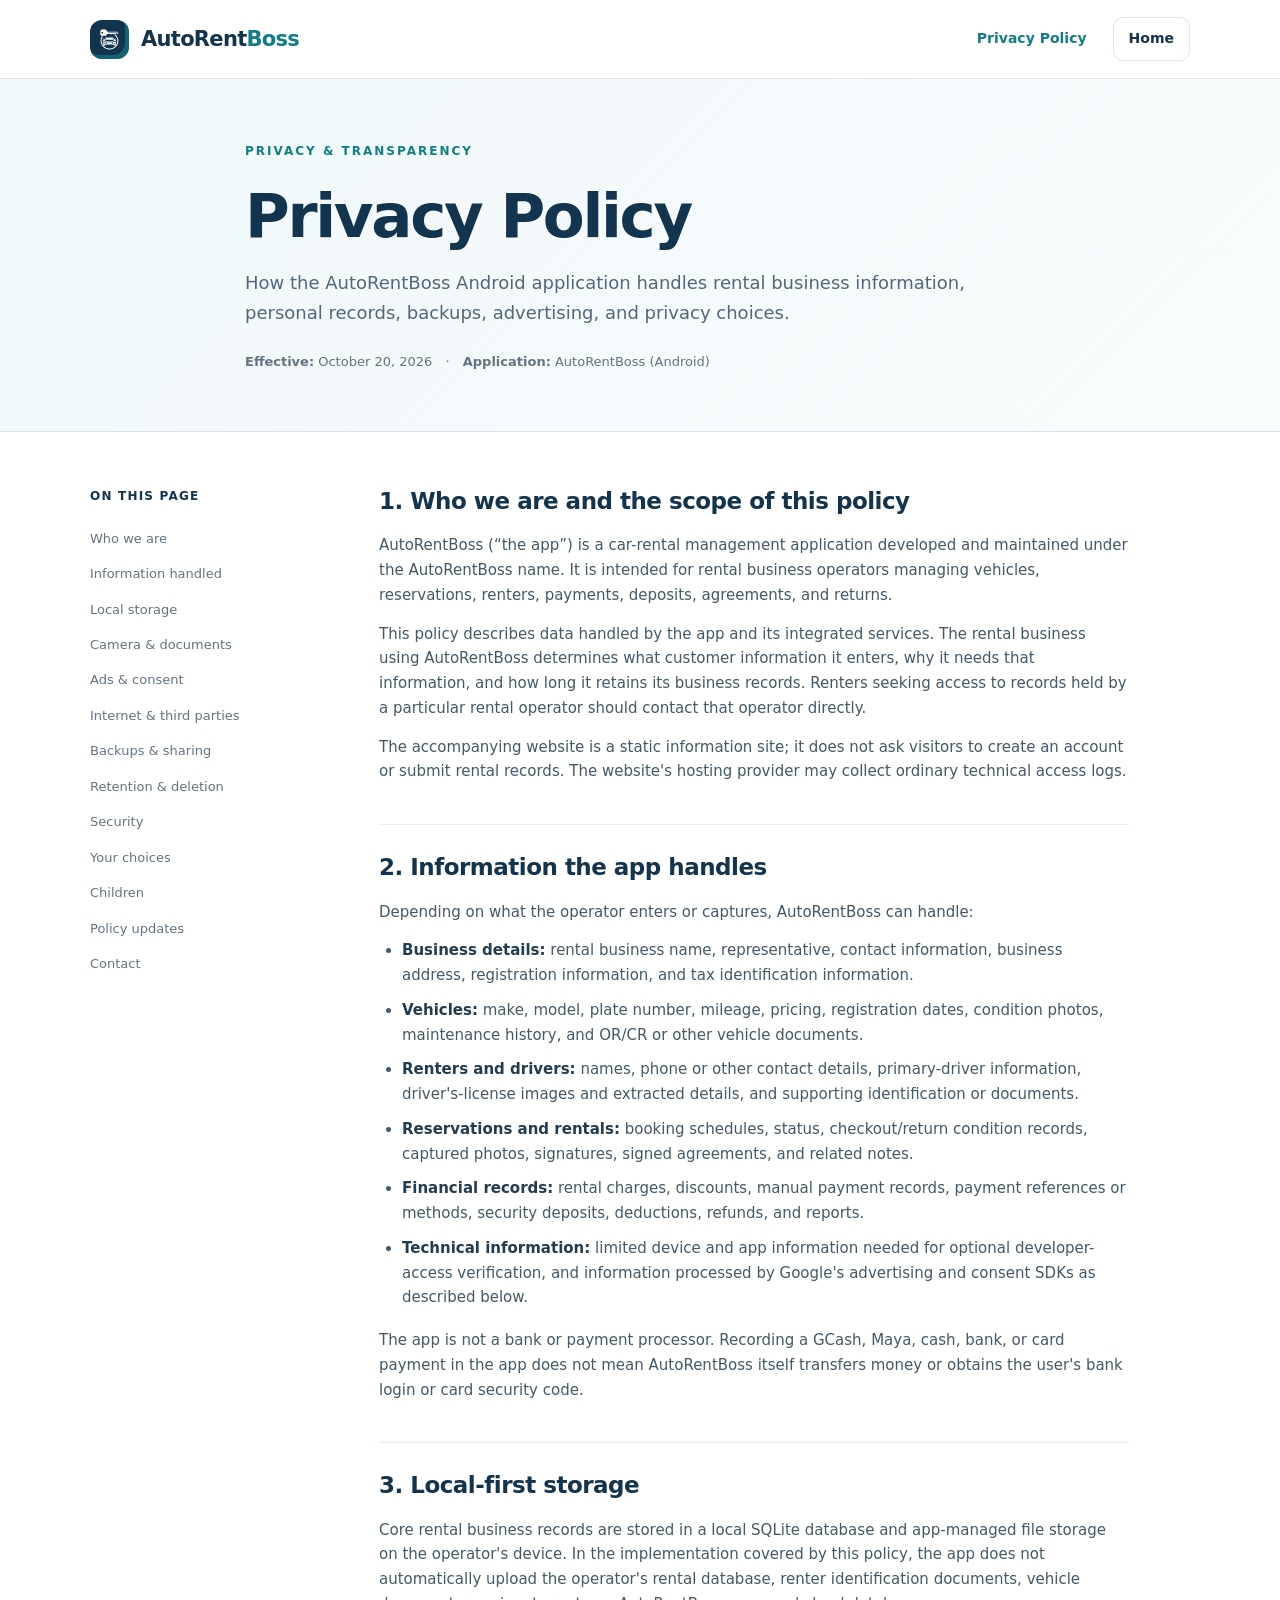
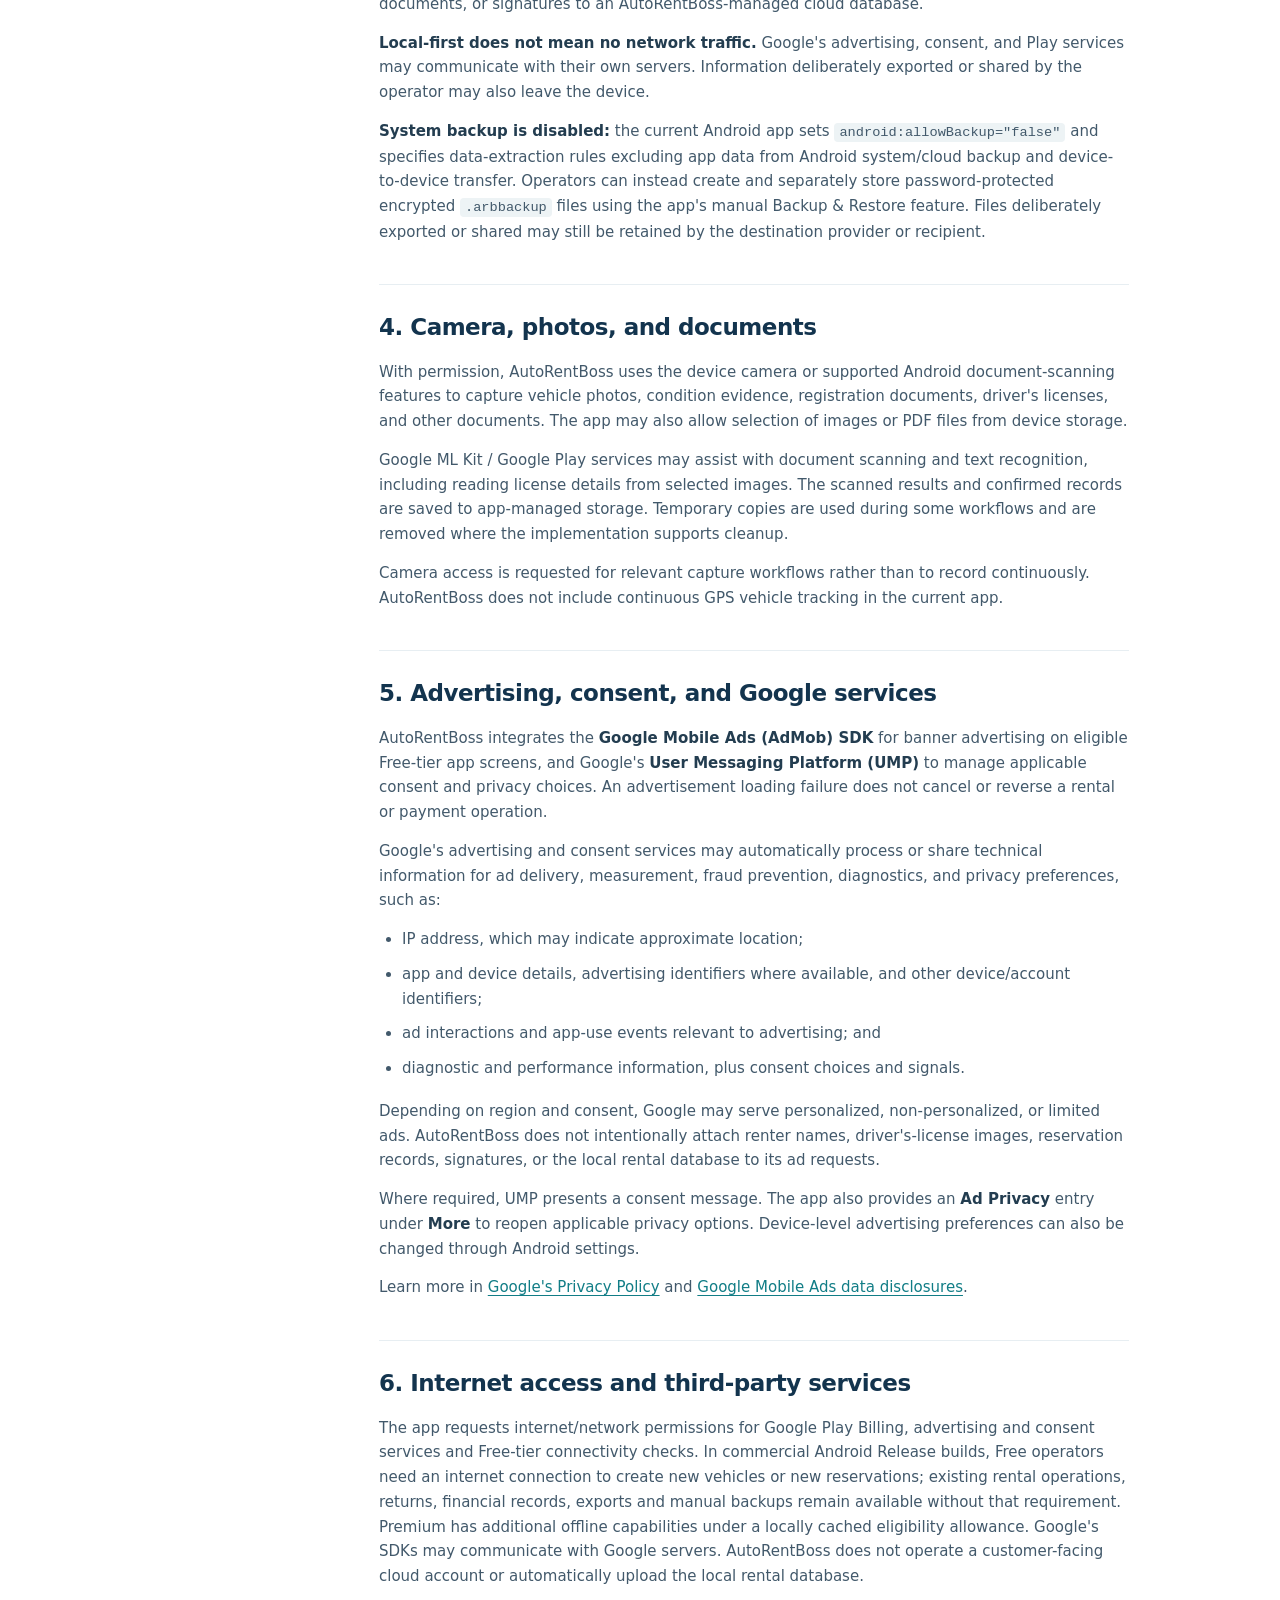
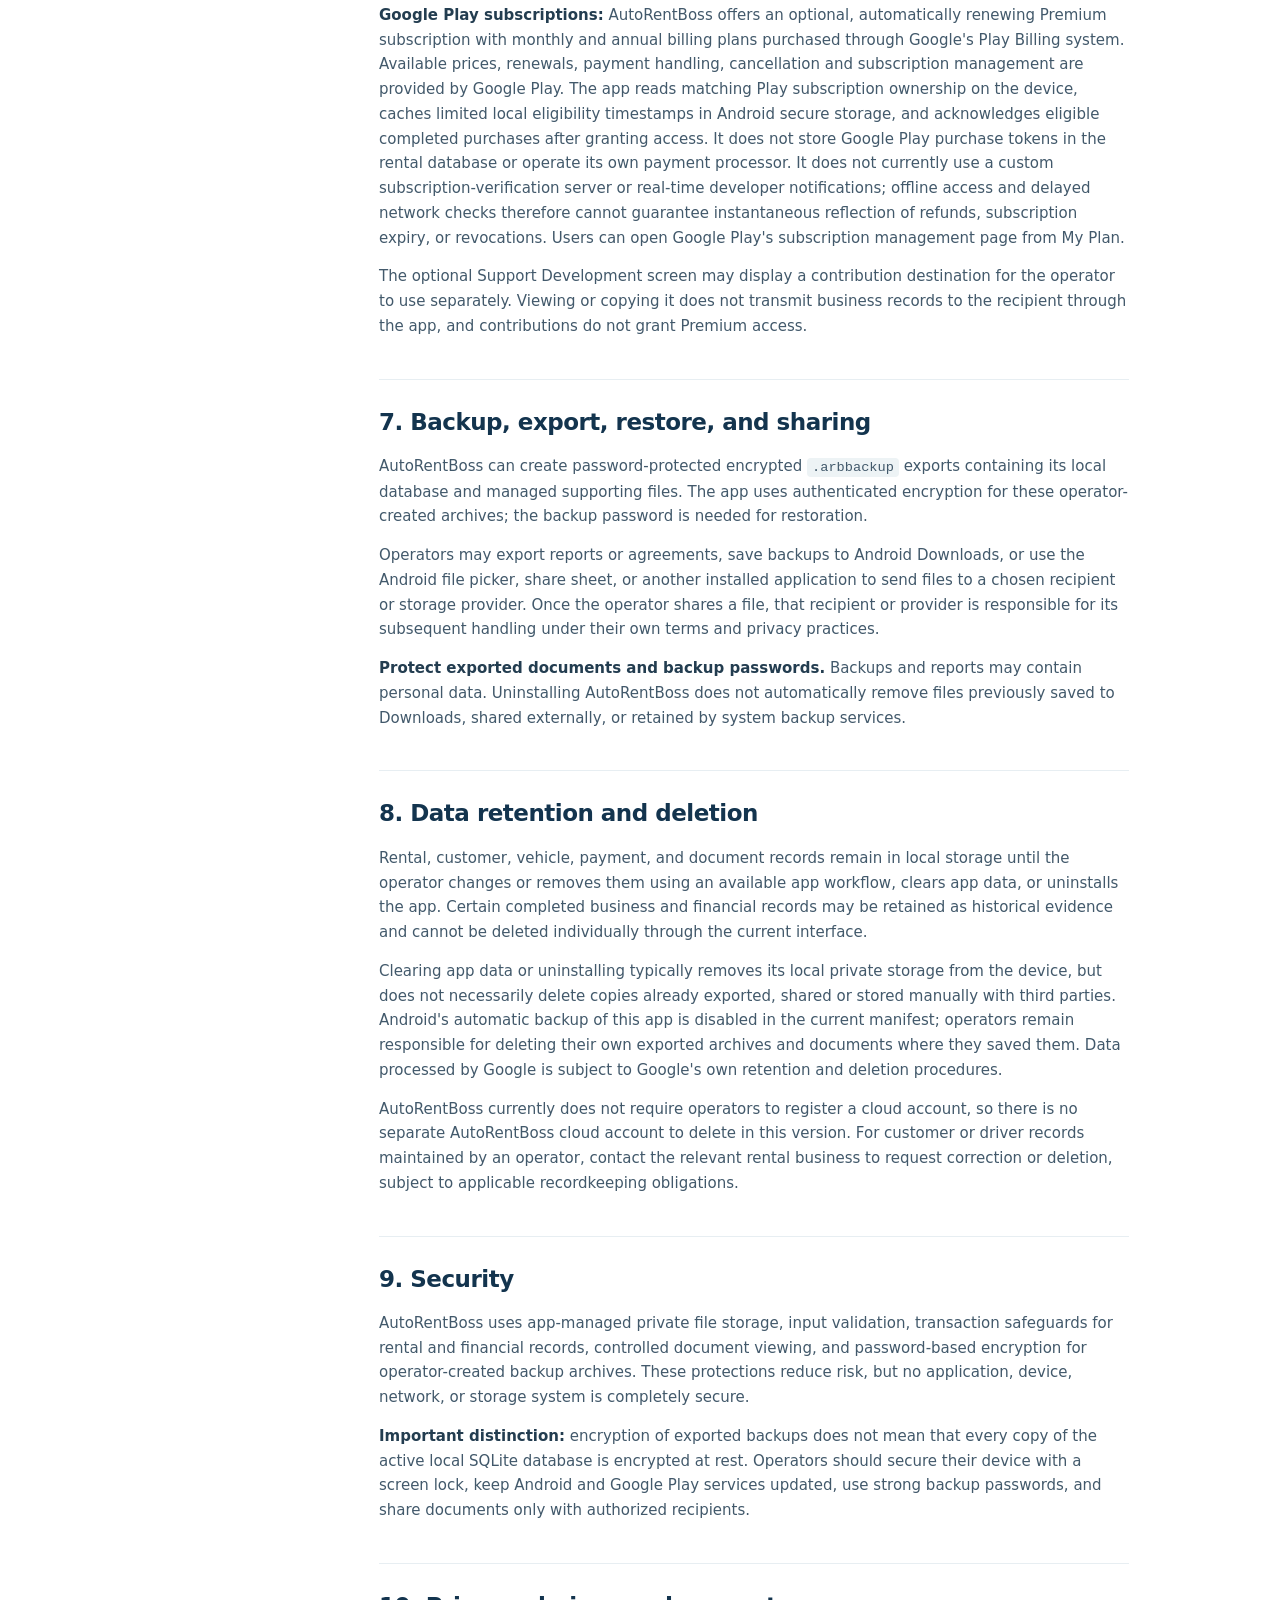
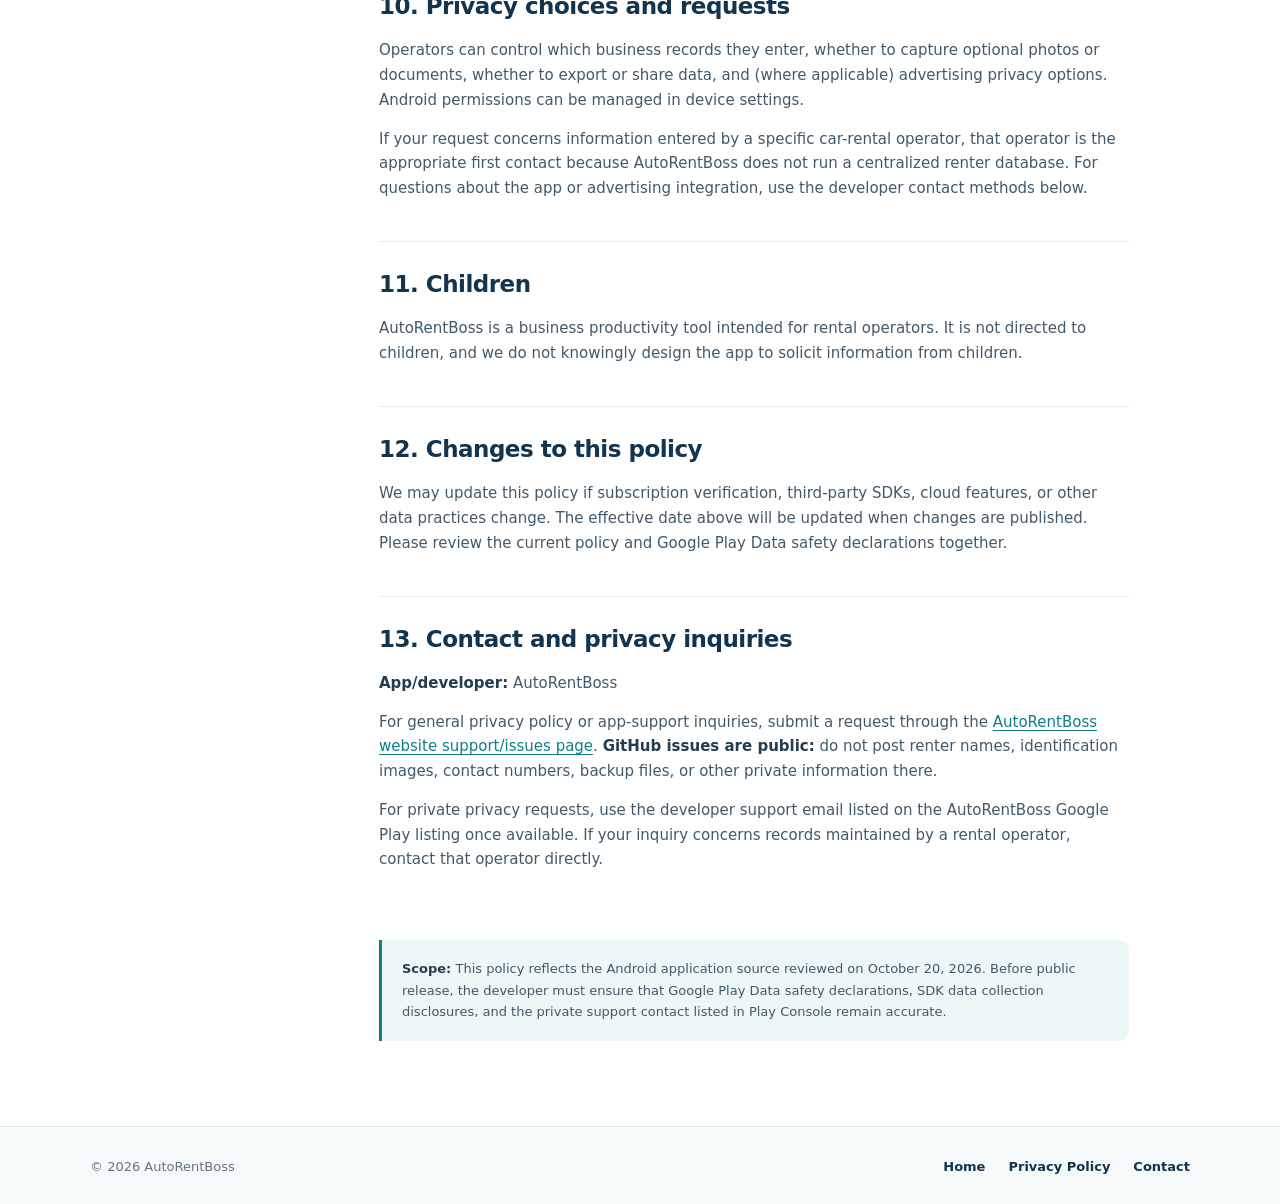
<file: privacy.html>
<!doctype html>
<html lang="en">
<head>
  <meta charset="utf-8">
  <meta name="viewport" content="width=device-width, initial-scale=1">
  <meta name="color-scheme" content="light">
  <meta name="theme-color" content="#12324b">
  <meta name="description" content="AutoRentBoss Privacy Policy — local rental records, personal data, documents, Google AdMob, encrypted backups, retention, and privacy inquiries.">
  <title>Privacy Policy — AutoRentBoss</title>
  <link rel="stylesheet" href="./styles.css">
</head>
<body>
  <a class="skip-link" href="#main">Skip to content</a>
  <header class="site-header">
    <div class="container header-inner">
      <a class="wordmark" href="./index.html" aria-label="AutoRentBoss home"><span class="brand-mark" aria-hidden="true"><img src="./assets/mark.svg" alt="" width="31" height="31"></span><span>AutoRent<span class="wordmark-accent">Boss</span></span></a>
      <nav aria-label="Main navigation"><a class="nav-link active" href="./privacy.html" aria-current="page">Privacy Policy</a><a class="nav-link nav-link-outline" href="./index.html">Home</a></nav>
    </div>
  </header>
  <main id="main">
    <section class="policy-hero"><div class="container narrow">
      <p class="eyebrow">Privacy &amp; transparency</p>
      <h1>Privacy Policy</h1>
      <p class="policy-lead">How the AutoRentBoss Android application handles rental business information, personal records, backups, advertising, and privacy choices.</p>
      <p class="policy-date"><strong>Effective:</strong> October 20, 2026 <span aria-hidden="true">·</span> <strong>Application:</strong> AutoRentBoss (Android)</p>
    </div></section>
    <div class="container policy-layout">
      <nav class="policy-toc" aria-label="Privacy policy sections">
        <p>On this page</p>
        <a href="#who">Who we are</a>
        <a href="#data">Information handled</a>
        <a href="#local">Local storage</a>
        <a href="#camera">Camera &amp; documents</a>
        <a href="#ads">Ads &amp; consent</a>
        <a href="#network">Internet &amp; third parties</a>
        <a href="#backups">Backups &amp; sharing</a>
        <a href="#retention">Retention &amp; deletion</a>
        <a href="#security">Security</a>
        <a href="#rights">Your choices</a>
        <a href="#children">Children</a>
        <a href="#updates">Policy updates</a>
        <a href="#contact">Contact</a>
      </nav>
      <article class="policy-content">
        <section id="who">
          <h2>1. Who we are and the scope of this policy</h2>
          <p>AutoRentBoss (“the app”) is a car-rental management application developed and maintained under the AutoRentBoss name. It is intended for rental business operators managing vehicles, reservations, renters, payments, deposits, agreements, and returns.</p>
          <p>This policy describes data handled by the app and its integrated services. The rental business using AutoRentBoss determines what customer information it enters, why it needs that information, and how long it retains its business records. Renters seeking access to records held by a particular rental operator should contact that operator directly.</p>
          <p>The accompanying website is a static information site; it does not ask visitors to create an account or submit rental records. The website's hosting provider may collect ordinary technical access logs.</p>
        </section>
        <section id="data">
          <h2>2. Information the app handles</h2>
          <p>Depending on what the operator enters or captures, AutoRentBoss can handle:</p>
          <ul>
            <li><strong>Business details:</strong> rental business name, representative, contact information, business address, registration information, and tax identification information.</li>
            <li><strong>Vehicles:</strong> make, model, plate number, mileage, pricing, registration dates, condition photos, maintenance history, and OR/CR or other vehicle documents.</li>
            <li><strong>Renters and drivers:</strong> names, phone or other contact details, primary-driver information, driver's-license images and extracted details, and supporting identification or documents.</li>
            <li><strong>Reservations and rentals:</strong> booking schedules, status, checkout/return condition records, captured photos, signatures, signed agreements, and related notes.</li>
            <li><strong>Financial records:</strong> rental charges, discounts, manual payment records, payment references or methods, security deposits, deductions, refunds, and reports.</li>
            <li><strong>Technical information:</strong> limited device and app information needed for optional developer-access verification, and information processed by Google's advertising and consent SDKs as described below.</li>
          </ul>
          <p>The app is not a bank or payment processor. Recording a GCash, Maya, cash, bank, or card payment in the app does not mean AutoRentBoss itself transfers money or obtains the user's bank login or card security code.</p>
        </section>
        <section id="local">
          <h2>3. Local-first storage</h2>
          <p>Core rental business records are stored in a local SQLite database and app-managed file storage on the operator's device. In the implementation covered by this policy, the app does not automatically upload the operator's rental database, renter identification documents, vehicle documents, or signatures to an AutoRentBoss-managed cloud database.</p>
          <p><strong>Local-first does not mean no network traffic.</strong> Google's advertising, consent, and Play services may communicate with their own servers. Information deliberately exported or shared by the operator may also leave the device.</p>
          <p><strong>System backup is disabled:</strong> the current Android app sets <code>android:allowBackup="false"</code> and specifies data-extraction rules excluding app data from Android system/cloud backup and device-to-device transfer. Operators can instead create and separately store password-protected encrypted <code>.arbbackup</code> files using the app's manual Backup &amp; Restore feature. Files deliberately exported or shared may still be retained by the destination provider or recipient.</p>
        </section>
        <section id="camera">
          <h2>4. Camera, photos, and documents</h2>
          <p>With permission, AutoRentBoss uses the device camera or supported Android document-scanning features to capture vehicle photos, condition evidence, registration documents, driver's licenses, and other documents. The app may also allow selection of images or PDF files from device storage.</p>
          <p>Google ML Kit / Google Play services may assist with document scanning and text recognition, including reading license details from selected images. The scanned results and confirmed records are saved to app-managed storage. Temporary copies are used during some workflows and are removed where the implementation supports cleanup.</p>
          <p>Camera access is requested for relevant capture workflows rather than to record continuously. AutoRentBoss does not include continuous GPS vehicle tracking in the current app.</p>
        </section>
        <section id="ads">
          <h2>5. Advertising, consent, and Google services</h2>
          <p>AutoRentBoss integrates the <strong>Google Mobile Ads (AdMob) SDK</strong> for banner advertising on eligible Free-tier app screens, and Google's <strong>User Messaging Platform (UMP)</strong> to manage applicable consent and privacy choices. An advertisement loading failure does not cancel or reverse a rental or payment operation.</p>
          <p>Google's advertising and consent services may automatically process or share technical information for ad delivery, measurement, fraud prevention, diagnostics, and privacy preferences, such as:</p>
          <ul>
            <li>IP address, which may indicate approximate location;</li>
            <li>app and device details, advertising identifiers where available, and other device/account identifiers;</li>
            <li>ad interactions and app-use events relevant to advertising; and</li>
            <li>diagnostic and performance information, plus consent choices and signals.</li>
          </ul>
          <p>Depending on region and consent, Google may serve personalized, non-personalized, or limited ads. AutoRentBoss does not intentionally attach renter names, driver's-license images, reservation records, signatures, or the local rental database to its ad requests.</p>
          <p>Where required, UMP presents a consent message. The app also provides an <strong>Ad Privacy</strong> entry under <strong>More</strong> to reopen applicable privacy options. Device-level advertising preferences can also be changed through Android settings.</p>
          <p>Learn more in <a href="https://policies.google.com/privacy" rel="noopener noreferrer">Google's Privacy Policy</a> and <a href="https://developers.google.com/admob/android/privacy/play-data-disclosure" rel="noopener noreferrer">Google Mobile Ads data disclosures</a>.</p>
        </section>
        <section id="network">
          <h2>6. Internet access and third-party services</h2>
          <p>The app requests internet/network permissions for Google Play Billing, advertising and consent services and Free-tier connectivity checks. In commercial Android Release builds, Free operators need an internet connection to create new vehicles or new reservations; existing rental operations, returns, financial records, exports and manual backups remain available without that requirement. Premium has additional offline capabilities under a locally cached eligibility allowance. Google's SDKs may communicate with Google servers. AutoRentBoss does not operate a customer-facing cloud account or automatically upload the local rental database.</p>
          <p><strong>Google Play subscriptions:</strong> AutoRentBoss offers an optional, automatically renewing Premium subscription with monthly and annual billing plans purchased through Google's Play Billing system. Available prices, renewals, payment handling, cancellation and subscription management are provided by Google Play. The app reads matching Play subscription ownership on the device, caches limited local eligibility timestamps in Android secure storage, and acknowledges eligible completed purchases after granting access. It does not store Google Play purchase tokens in the rental database or operate its own payment processor. It does not currently use a custom subscription-verification server or real-time developer notifications; offline access and delayed network checks therefore cannot guarantee instantaneous reflection of refunds, subscription expiry, or revocations. Users can open Google Play's subscription management page from My Plan.</p>
          <p>The optional Support Development screen may display a contribution destination for the operator to use separately. Viewing or copying it does not transmit business records to the recipient through the app, and contributions do not grant Premium access.</p>
        </section>
        <section id="backups">
          <h2>7. Backup, export, restore, and sharing</h2>
          <p>AutoRentBoss can create password-protected encrypted <code>.arbbackup</code> exports containing its local database and managed supporting files. The app uses authenticated encryption for these operator-created archives; the backup password is needed for restoration.</p>
          <p>Operators may export reports or agreements, save backups to Android Downloads, or use the Android file picker, share sheet, or another installed application to send files to a chosen recipient or storage provider. Once the operator shares a file, that recipient or provider is responsible for its subsequent handling under their own terms and privacy practices.</p>
          <p><strong>Protect exported documents and backup passwords.</strong> Backups and reports may contain personal data. Uninstalling AutoRentBoss does not automatically remove files previously saved to Downloads, shared externally, or retained by system backup services.</p>
        </section>
        <section id="retention">
          <h2>8. Data retention and deletion</h2>
          <p>Rental, customer, vehicle, payment, and document records remain in local storage until the operator changes or removes them using an available app workflow, clears app data, or uninstalls the app. Certain completed business and financial records may be retained as historical evidence and cannot be deleted individually through the current interface.</p>
          <p>Clearing app data or uninstalling typically removes its local private storage from the device, but does not necessarily delete copies already exported, shared or stored manually with third parties. Android's automatic backup of this app is disabled in the current manifest; operators remain responsible for deleting their own exported archives and documents where they saved them. Data processed by Google is subject to Google's own retention and deletion procedures.</p>
          <p>AutoRentBoss currently does not require operators to register a cloud account, so there is no separate AutoRentBoss cloud account to delete in this version. For customer or driver records maintained by an operator, contact the relevant rental business to request correction or deletion, subject to applicable recordkeeping obligations.</p>
        </section>
        <section id="security">
          <h2>9. Security</h2>
          <p>AutoRentBoss uses app-managed private file storage, input validation, transaction safeguards for rental and financial records, controlled document viewing, and password-based encryption for operator-created backup archives. These protections reduce risk, but no application, device, network, or storage system is completely secure.</p>
          <p><strong>Important distinction:</strong> encryption of exported backups does not mean that every copy of the active local SQLite database is encrypted at rest. Operators should secure their device with a screen lock, keep Android and Google Play services updated, use strong backup passwords, and share documents only with authorized recipients.</p>
        </section>
        <section id="rights">
          <h2>10. Privacy choices and requests</h2>
          <p>Operators can control which business records they enter, whether to capture optional photos or documents, whether to export or share data, and (where applicable) advertising privacy options. Android permissions can be managed in device settings.</p>
          <p>If your request concerns information entered by a specific car-rental operator, that operator is the appropriate first contact because AutoRentBoss does not run a centralized renter database. For questions about the app or advertising integration, use the developer contact methods below.</p>
        </section>
        <section id="children">
          <h2>11. Children</h2>
          <p>AutoRentBoss is a business productivity tool intended for rental operators. It is not directed to children, and we do not knowingly design the app to solicit information from children.</p>
        </section>
        <section id="updates">
          <h2>12. Changes to this policy</h2>
          <p>We may update this policy if subscription verification, third-party SDKs, cloud features, or other data practices change. The effective date above will be updated when changes are published. Please review the current policy and Google Play Data safety declarations together.</p>
        </section>
        <section id="contact">
          <h2>13. Contact and privacy inquiries</h2>
          <p><strong>App/developer:</strong> AutoRentBoss</p>
          <p>For general privacy policy or app-support inquiries, submit a request through the <a href="https://github.com/adrian1612/autorentboss-website/issues/new" rel="noopener noreferrer">AutoRentBoss website support/issues page</a>. <strong>GitHub issues are public:</strong> do not post renter names, identification images, contact numbers, backup files, or other private information there.</p>
          <p>For private privacy requests, use the developer support email listed on the AutoRentBoss Google Play listing once available. If your inquiry concerns records maintained by a rental operator, contact that operator directly.</p>
        </section>
        <aside class="policy-disclaimer" aria-label="Policy note"><strong>Scope:</strong> This policy reflects the Android application source reviewed on October 20, 2026. Before public release, the developer must ensure that Google Play Data safety declarations, SDK data collection disclosures, and the private support contact listed in Play Console remain accurate.</aside>
      </article>
    </div>
  </main>
  <footer class="site-footer"><div class="container footer-inner"><span>© 2026 AutoRentBoss</span><div><a href="./index.html">Home</a><a href="./privacy.html">Privacy Policy</a><a href="https://github.com/adrian1612/autorentboss-website/issues">Contact</a></div></div></footer>
</body>
</html>
</file>
<file: styles.css>
:root{--navy:#13344e;--navy-deep:#102a40;--teal:#117d86;--text:#203648;--muted:#627384;--line:#dbe5eb;--soft:#f4f8fa;--white:#fff;--gold:#edb94f;font-synthesis:none}
*{box-sizing:border-box}
html{scroll-behavior:smooth}
body{margin:0;color:var(--text);background:#fff;font-family:system-ui,-apple-system,"Segoe UI",Roboto,Helvetica,Arial,sans-serif;line-height:1.65;-webkit-font-smoothing:antialiased}
a{color:var(--teal);text-underline-offset:3px}
a:hover{color:#0d5560}
a:focus-visible{outline:3px solid var(--gold);outline-offset:3px;border-radius:3px}
.container{width:min(1100px,calc(100% - 44px));margin-inline:auto}
.container.narrow{max-width:790px}
.skip-link{position:absolute;top:-70px;left:15px;padding:12px;background:#fff;color:var(--navy);z-index:20}
.skip-link:focus{top:15px}
.site-header{background:#fff;border-bottom:1px solid var(--line)}
.header-inner{min-height:78px;display:flex;justify-content:space-between;align-items:center;gap:20px}
.wordmark{display:flex;gap:12px;align-items:center;text-decoration:none;color:var(--navy);font-size:21px;font-weight:800;letter-spacing:-.7px;white-space:nowrap}
.wordmark:hover{color:var(--navy)}
.brand-mark{display:inline-flex;align-items:center;justify-content:center;width:39px;height:39px;border-radius:12px;background:var(--navy);color:#fff;font-size:13px;letter-spacing:0;box-shadow:inset -4px -4px 0 rgba(19,155,158,.45)}
.wordmark-accent{color:var(--teal)}
.site-header nav{display:flex;gap:26px;align-items:center}
.nav-link{font-size:14px;font-weight:650;text-decoration:none;color:var(--navy)}
.nav-link.active{color:var(--teal)}
.nav-link-outline{border:1px solid var(--line);padding:9px 15px;border-radius:10px}
.hero{background:radial-gradient(ellipse at 85% 0%,#dbf1f2 0%,transparent 40%),linear-gradient(180deg,#f4fafb 0%,#fff 100%);border-bottom:1px solid var(--line)}
.hero-inner{max-width:850px;padding-top:98px;padding-bottom:105px}
.eyebrow{text-transform:uppercase;color:var(--teal);font-weight:800;letter-spacing:2px;font-size:12px;margin:0 0 20px}
.eyebrow-dot{display:inline-block;width:8px;height:8px;border-radius:50%;background:var(--teal);margin-right:8px}
.hero h1{max-width:790px;font-size:clamp(42px,6.4vw,76px);line-height:1.085;letter-spacing:-3.3px;color:var(--navy);margin:0 0 24px;font-weight:800}
.hero h1 span{color:var(--teal)}
.hero-description{max-width:695px;font-size:19px;color:#4b6477;margin:0}
.hero-actions{display:flex;gap:12px;flex-wrap:wrap;margin-top:33px}
.button{display:inline-flex;align-items:center;justify-content:center;gap:12px;padding:12px 20px;border-radius:11px;font-weight:700;font-size:14px;text-decoration:none;transition:transform .15s ease,background .15s ease}
.button:hover{transform:translateY(-1px)}
.button-primary{background:var(--navy);color:#fff}
.button-primary:hover{background:#194861;color:#fff}
.button-secondary{background:#fff;color:var(--navy);border:1px solid var(--line)}
.button-secondary:hover{color:var(--navy)}
.hero-note{font-size:12px;color:var(--muted);margin-top:26px;max-width:690px}
.feature-section{padding:80px 0 90px}
.section-heading{max-width:710px;margin-bottom:34px}
.section-heading h2,.privacy-panel h2{font-size:clamp(28px,3.7vw,43px);line-height:1.18;color:var(--navy);letter-spacing:-1.3px;margin:0 0 12px}
.section-heading>p:last-child{color:var(--muted);margin:0}
.feature-grid{display:grid;grid-template-columns:repeat(3,1fr);gap:16px}
.feature-card{background:var(--soft);border:1px solid var(--line);border-radius:16px;padding:28px}
.feature-number{color:var(--teal);font-weight:800;font-size:12px;letter-spacing:2px}
.feature-card h3{color:var(--navy);font-size:19px;line-height:1.3;margin:20px 0 9px}
.feature-card p{color:var(--muted);font-size:14px;margin:0}
.privacy-panel-section{padding:0 0 85px}
.privacy-panel{display:flex;align-items:center;justify-content:space-between;gap:25px;padding:42px 48px;background:var(--navy);border-radius:18px}
.privacy-panel h2{color:#fff;font-size:32px}
.privacy-panel p:last-child{color:#d2e4ec;max-width:625px;margin:0}
.eyebrow-light{color:#9be1db}
.button-light{background:#fff;color:var(--navy);flex-shrink:0}
.button-light:hover{color:var(--navy)}
.site-footer{background:#f6f9fa;border-top:1px solid var(--line)}
.footer-inner{display:flex;align-items:center;justify-content:space-between;gap:18px;min-height:80px;font-size:13px;color:var(--muted)}
.footer-inner div{display:flex;gap:23px}
.footer-inner a{text-decoration:none;color:var(--navy);font-weight:600}
.policy-hero{background:linear-gradient(135deg,#f0f8fa 0%,#f9fcfd 100%);border-bottom:1px solid var(--line);padding:63px 0 58px}
.policy-hero h1{font-size:clamp(38px,5vw,61px);line-height:1.12;letter-spacing:-2.3px;margin:0 0 18px;color:var(--navy)}
.policy-lead{font-size:18px;color:#50677b;margin:0 0 24px}
.policy-date{font-size:13px;color:var(--muted);margin:0}
.policy-date span{margin:0 9px}
.policy-layout{display:grid;grid-template-columns:225px minmax(0,1fr);gap:64px;padding-top:55px;padding-bottom:85px;align-items:start}
.policy-toc{position:sticky;top:22px;display:flex;flex-direction:column;gap:8px;max-height:calc(100vh - 44px);overflow:auto;padding-bottom:15px}
.policy-toc p{margin:0 0 10px;color:var(--navy);font-size:12px;font-weight:800;text-transform:uppercase;letter-spacing:1.2px}
.policy-toc a{color:var(--muted);text-decoration:none;font-size:13px;padding:3px 0}
.policy-toc a:hover{color:var(--teal)}
.policy-content{min-width:0;max-width:750px}
.policy-content section{scroll-margin-top:25px;padding-bottom:26px;margin-bottom:28px;border-bottom:1px solid #e7eef2}
.policy-content section:last-of-type{border-bottom:0}
.policy-content h2{font-size:23px;color:var(--navy);letter-spacing:-.5px;line-height:1.28;margin:0 0 17px}
.policy-content p{font-size:15px;color:#42596b;margin:0 0 14px}
.policy-content ul{margin:12px 0 18px;padding-left:23px}
.policy-content li{font-size:15px;color:#42596b;margin:0 0 10px}
.policy-content strong{color:#233d50}
.policy-content code{padding:2px 5px;border-radius:4px;background:#edf3f5;font-size:.91em}
.policy-disclaimer{border-left:3px solid var(--teal);background:#eef7f7;border-radius:0 9px 9px 0;padding:18px 20px;font-size:13px;color:#405968}
@media(max-width:850px){.policy-layout{grid-template-columns:1fr;gap:25px;padding-top:25px}.policy-toc{position:static;display:flex;flex-direction:row;flex-wrap:wrap;gap:5px 16px;max-height:none;border-bottom:1px solid var(--line);padding-bottom:18px}.policy-toc p{width:100%;margin-bottom:3px}.policy-toc a{font-size:12px}.privacy-panel{padding:30px;flex-direction:column;align-items:flex-start}.feature-grid{grid-template-columns:1fr}}
@media(max-width:520px){.container{width:min(100% - 32px,1100px)}.header-inner{min-height:72px}.wordmark{font-size:17px;gap:8px}.brand-mark{width:34px;height:34px}.site-header nav{gap:12px}.nav-link{font-size:12px}.nav-link-outline{padding:6px 9px}.hero-inner{padding-top:66px;padding-bottom:72px}.hero h1{letter-spacing:-1.8px}.hero-description{font-size:16px}.feature-section{padding:55px 0}.privacy-panel-section{padding-bottom:55px}.footer-inner{flex-direction:column;justify-content:center;padding:22px 0;min-height:0}.policy-hero{padding:44px 0}.policy-lead{font-size:16px}.policy-content h2{font-size:21px}}
@media(prefers-reduced-motion:reduce){html{scroll-behavior:auto}.button{transition:none}}
</file>
